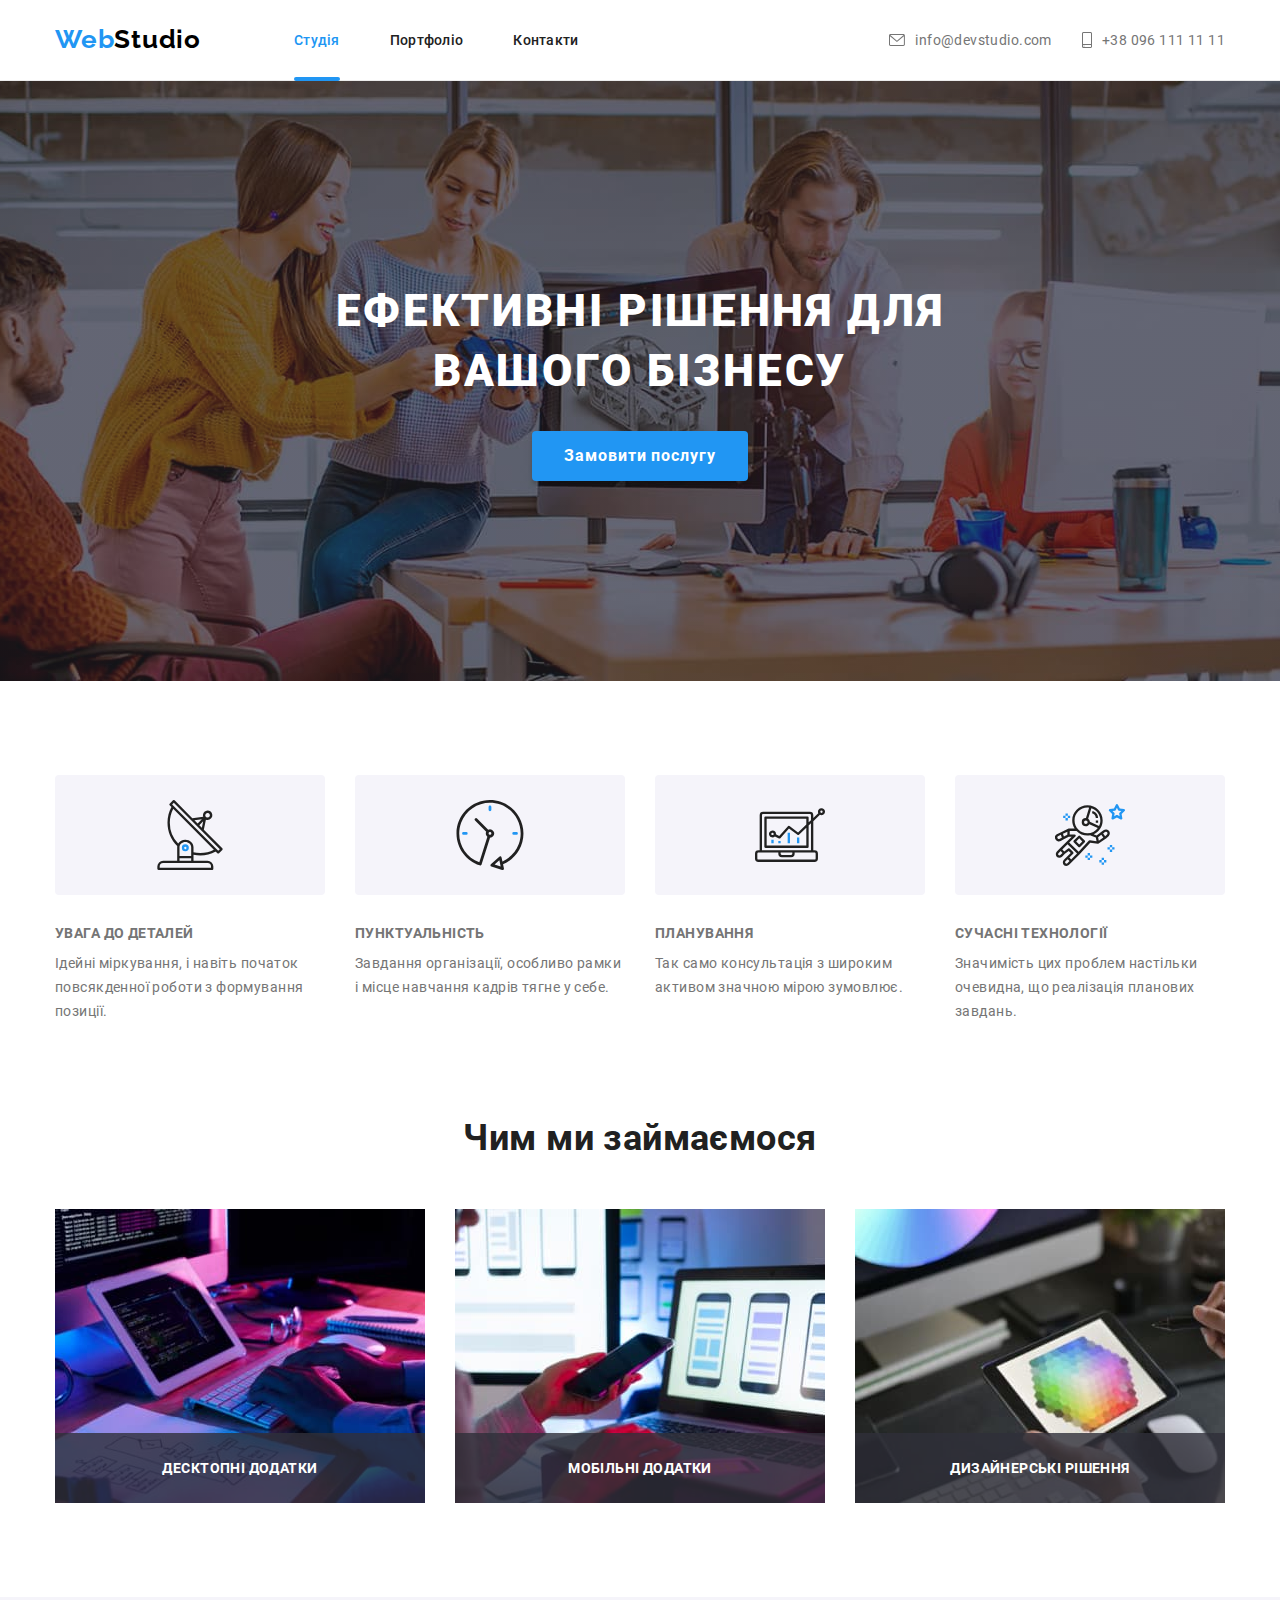
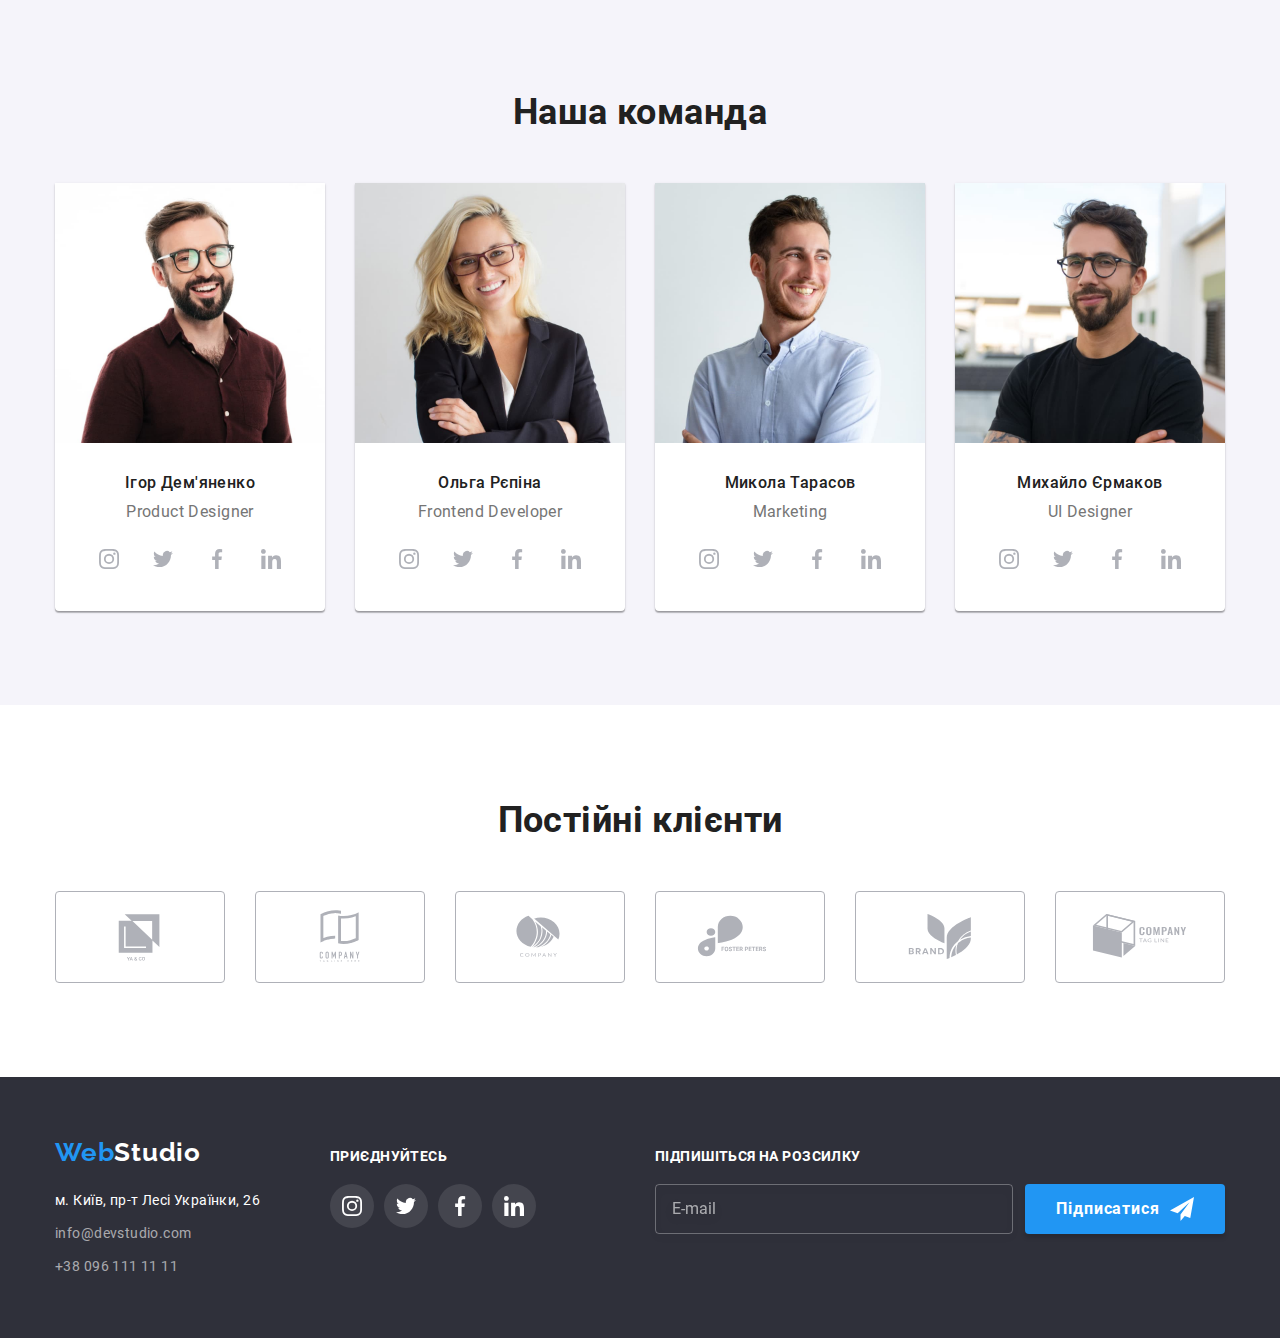
<file: index.html>
<!DOCTYPE html>
<html lang="uk">
  <head>
    <meta charset="UTF-8" />
    <meta http-equiv="X-UA-Compatible" content="IE=edge" />
    <meta name="viewport" content="width=device-width, initial-scale=1.0" />
    <meta name="description" content="Розробимо Вам сайт. Основна інформація" />
    <title>Студія</title>
    <link rel="stylesheet" href="./css/main.min.css" />
  </head>
  <body>
    <header class="header">
      <div class="container header__container">
        <nav class="nav header__nav">
          <a
            href="./index.html"
            class="header__logo logo logo--dark link"
            lang="en"
            ><span class="logo__accent">Web</span>Studio</a
          >
          <ul class="header__nav-list nav-list list">
            <li class="nav-list__item">
              <a
                href="./index.html"
                class="nav-list__link nav-list__link--current link"
                >Студія</a
              >
            </li>
            <li class="nav-list__item">
              <a href="./portfolio.html" class="nav-list__link link"
                >Портфоліо</a
              >
            </li>
            <li class="nav-list__item">
              <a href="#" class="nav-list__link link">Контакти</a>
            </li>
          </ul>
        </nav>
        <ul class="header__contacts-list contacts-list list">
          <li class="contacts-list__item">
            <a
              href="mailto:info@devstudio.com"
              class="contacts-list__link link"
              lang="en"
              ><svg class="contacts-list__icon icons" width="16" height="12">
                <use href="./images/sprite.svg#icon-envelope"></use>
              </svg>
              info@devstudio.com</a
            >
          </li>
          <li class="contacts-list__item">
            <a href="tel:+380961111111" class="contacts-list__link link"
              ><svg class="contacts-list__icon icons" width="10" height="16">
                <use href="./images/sprite.svg#icon-smartphone"></use>
              </svg>
              +38 096 111 11 11</a
            >
          </li>
        </ul>
      </div>
    </header>
    <main>
      <section class="hero">
        <div class="container">
          <h1 class="hero__title">Ефективні рішення для вашого бізнесу</h1>
          <button class="hero__button button" data-modal-open type="button">
            Замовити послугу
          </button>
        </div>
      </section>
      <section class="benefits section">
        <div class="container">
          <h2 class="visually-hidden">Переваги</h2>
          <ul class="advantage-list list">
            <li class="advantage-list__item">
              <div class="advantage-list__container">
                <svg class="advantage-list__icon" width="70" height="70">
                  <use href="./images/sprite.svg#icon-antenna"></use>
                </svg>
              </div>
              <h3 class="advantage-list__title">УВАГА ДО ДЕТАЛЕЙ</h3>
              <p class="advantage-list__text">
                Ідейні міркування, і навіть початок повсякденної роботи з
                формування позиції.
              </p>
            </li>
            <li class="advantage-list__item">
              <div class="advantage-list__container">
                <svg class="advantage-list__icon" width="70" height="70">
                  <use href="./images/sprite.svg#icon-clock"></use>
                </svg>
              </div>
              <h3 class="advantage-list__title">ПУНКТУАЛЬНІСТЬ</h3>
              <p class="advantage-list__text">
                Завдання організації, особливо рамки і місце навчання кадрів
                тягне у себе.
              </p>
            </li>
            <li class="advantage-list__item">
              <div class="advantage-list__container">
                <svg class="advantage-list__icon" width="70" height="70">
                  <use href="./images/sprite.svg#icon-diagram"></use>
                </svg>
              </div>
              <h3 class="advantage-list__title">ПЛАНУВАННЯ</h3>
              <p class="advantage-list__text">
                Так само консультація з широким активом значною мірою зумовлює.
              </p>
            </li>
            <li class="advantage-list__item">
              <div class="advantage-list__container">
                <svg class="advantage-list__icon" width="70" height="70">
                  <use href="./images/sprite.svg#icon-astronaut"></use>
                </svg>
              </div>
              <h3 class="advantage-list__title">СУЧАСНІ ТЕХНОЛОГІЇ</h3>
              <p class="advantage-list__text">
                Значимість цих проблем настільки очевидна, що реалізація
                планових завдань.
              </p>
            </li>
          </ul>
        </div>
      </section>
      <section class="works section">
        <div class="container">
          <h2 class="works__title section-title">Чим ми займаємося</h2>
          <ul class="works-list list">
            <li class="works-list__item">
              <img
                class="works-list__image image-block"
                src="./images/devimg.jpg"
                alt="Розробка"
                width="370"
                height="294"
              />
              <p class="works-list__text">Десктопні додатки</p>
            </li>
            <li class="works-list__item">
              <img
                class="works-list__image image-block"
                src="./images/desimg.jpg"
                alt="Дизайн"
                width="370"
                height="294"
              />
              <p class="works-list__text">Мобільні додатки</p>
            </li>
            <li class="works-list__item">
              <img
                class="works-list__image image-block"
                src="./images/modimg.jpg"
                alt="Моделювання"
                width="370"
                height="294"
              />
              <p class="works-list__text">Дизайнерські рішення</p>
            </li>
          </ul>
        </div>
      </section>
      <section class="teams section">
        <div class="container">
          <h2 class="teams__title section-title">Наша команда</h2>
          <ul class="cards list">
            <li class="cards__item">
              <img
                class="cards__image image-block"
                src="./images/pdimg.jpg"
                alt="Дизайнер"
                width="270"
                height="260"
              />
              <div class="cards__container">
                <h3 class="cards__title">Ігор Дем'яненко</h3>
                <p class="cards__text" lang="en">Product Designer</p>
                <ul class="socials list">
                  <li class="socials__item">
                    <a
                      href=""
                      class="socials__link socials__link--dark"
                      aria-label="instagram"
                    >
                      <svg class="socials__icon icons" width="20" height="20">
                        <use href="./images/sprite.svg#icon-instagram"></use>
                      </svg>
                    </a>
                  </li>
                  <li class="socials__item">
                    <a
                      href=""
                      class="socials__link socials__link--dark"
                      aria-label="twitter"
                    >
                      <svg class="socials__icon icons" width="20" height="20">
                        <use href="./images/sprite.svg#icon-twitter"></use>
                      </svg>
                    </a>
                  </li>
                  <li class="socials__item">
                    <a
                      href=""
                      class="socials__link socials__link--dark"
                      aria-label="facebook"
                    >
                      <svg class="socials__icon icons" width="20" height="20">
                        <use href="./images/sprite.svg#icon-facebook"></use>
                      </svg>
                    </a>
                  </li>
                  <li class="socials__item">
                    <a
                      href=""
                      class="socials__link socials__link--dark"
                      aria-label="linkedin"
                    >
                      <svg class="socials__icon icons" width="20" height="20">
                        <use href="./images/sprite.svg#icon-linkedin"></use>
                      </svg>
                    </a>
                  </li>
                </ul>
              </div>
            </li>
            <li class="cards__item">
              <img
                class="cards__image image-block"
                src="./images/feimg.jpg"
                alt="Фронтенд розробник"
                width="270"
                height="260"
              />
              <div class="cards__container">
                <h3 class="cards__title">Ольга Рєпіна</h3>
                <p class="cards__text" lang="en">Frontend Developer</p>
                <ul class="socials list">
                  <li class="socials__item">
                    <a
                      href=""
                      class="socials__link socials__link--dark"
                      aria-label="instagram"
                    >
                      <svg class="socials__icon icons" width="20" height="20">
                        <use href="./images/sprite.svg#icon-instagram"></use>
                      </svg>
                    </a>
                  </li>
                  <li class="socials__item">
                    <a
                      href=""
                      class="socials__link socials__link--dark"
                      aria-label="twitter"
                    >
                      <svg class="socials__icon icons" width="20" height="20">
                        <use href="./images/sprite.svg#icon-twitter"></use>
                      </svg>
                    </a>
                  </li>
                  <li class="socials__item">
                    <a
                      href=""
                      class="socials__link socials__link--dark"
                      aria-label="facebook"
                    >
                      <svg class="socials__icon icons" width="20" height="20">
                        <use href="./images/sprite.svg#icon-facebook"></use>
                      </svg>
                    </a>
                  </li>
                  <li class="socials__item">
                    <a
                      href=""
                      class="socials__link socials__link--dark"
                      aria-label="linkedin"
                    >
                      <svg class="socials__icon icons" width="20" height="20">
                        <use href="./images/sprite.svg#icon-linkedin"></use>
                      </svg>
                    </a>
                  </li>
                </ul>
              </div>
            </li>
            <li class="cards__item">
              <img
                class="cards__image image-block"
                src="./images/mrkimg.jpg"
                alt="Маркетолог"
                width="270"
                height="260"
              />
              <div class="cards__container">
                <h3 class="cards__title">Микола Тарасов</h3>
                <p class="cards__text" lang="en">Marketing</p>
                <ul class="socials list">
                  <li class="socials__item">
                    <a
                      href=""
                      class="socials__link socials__link--dark"
                      aria-label="instagram"
                    >
                      <svg class="socials__icon icons" width="20" height="20">
                        <use href="./images/sprite.svg#icon-instagram"></use>
                      </svg>
                    </a>
                  </li>
                  <li class="socials__item">
                    <a
                      href=""
                      class="socials__link socials__link--dark"
                      aria-label="twitter"
                    >
                      <svg class="socials__icon icons" width="20" height="20">
                        <use href="./images/sprite.svg#icon-twitter"></use>
                      </svg>
                    </a>
                  </li>
                  <li class="socials__item">
                    <a
                      href=""
                      class="socials__link socials__link--dark"
                      aria-label="facebook"
                    >
                      <svg class="socials__icon icons" width="20" height="20">
                        <use href="./images/sprite.svg#icon-facebook"></use>
                      </svg>
                    </a>
                  </li>
                  <li class="socials__item">
                    <a
                      href=""
                      class="socials__link socials__link--dark"
                      aria-label="linkedin"
                    >
                      <svg class="socials__icon icons" width="20" height="20">
                        <use href="./images/sprite.svg#icon-linkedin"></use>
                      </svg>
                    </a>
                  </li>
                </ul>
              </div>
            </li>
            <li class="cards__item">
              <img
                class="cards__image image-block"
                src="./images/udimg.jpg"
                alt="Дизайнер інтерфейсу"
                width="270"
                height="260"
              />
              <div class="cards__container">
                <h3 class="cards__title">Михайло Єрмаков</h3>
                <p class="cards__text" lang="en">UI Designer</p>
                <ul class="socials list">
                  <li class="socials__item">
                    <a
                      href=""
                      class="socials__link socials__link--dark"
                      aria-label="instagram"
                    >
                      <svg class="socials__icon icons" width="20" height="20">
                        <use href="./images/sprite.svg#icon-instagram"></use>
                      </svg>
                    </a>
                  </li>
                  <li class="socials__item">
                    <a
                      href=""
                      class="socials__link socials__link--dark"
                      aria-label="twitter"
                    >
                      <svg class="socials__icon icons" width="20" height="20">
                        <use href="./images/sprite.svg#icon-twitter"></use>
                      </svg>
                    </a>
                  </li>
                  <li class="socials__item">
                    <a
                      href=""
                      class="socials__link socials__link--dark"
                      aria-label="facebook"
                    >
                      <svg class="socials__icon icons" width="20" height="20">
                        <use href="./images/sprite.svg#icon-facebook"></use>
                      </svg>
                    </a>
                  </li>
                  <li class="socials__item">
                    <a
                      href=""
                      class="socials__link socials__link--dark"
                      aria-label="linkedin"
                    >
                      <svg class="socials__icon icons" width="20" height="20">
                        <use href="./images/sprite.svg#icon-linkedin"></use>
                      </svg>
                    </a>
                  </li>
                </ul>
              </div>
            </li>
          </ul>
        </div>
      </section>
      <section class="clients section">
        <div class="container">
          <h2 class="clients__title section-title">Постійні клієнти</h2>
          <ul class="clients-list list">
            <li class="clients-list__item">
              <a href="" class="clients-list__link">
                <svg class="clients-list__icon icons" width="106" height="60">
                  <use href="./images/sprite.svg#icon-logo-ya"></use>
                </svg>
              </a>
            </li>
            <li class="clients-list__item">
              <a href="" class="clients-list__link link">
                <svg class="clients-list__icon icons" width="106" height="60">
                  <use href="./images/sprite.svg#icon-logo-here"></use>
                </svg>
              </a>
            </li>
            <li class="clients-list__item">
              <a href="" class="clients-list__link link">
                <svg class="clients-list__icon icons" width="106" height="60">
                  <use href="./images/sprite.svg#icon-logo-company"></use>
                </svg>
              </a>
            </li>
            <li class="clients-list__item">
              <a href="" class="clients-list__link link">
                <svg class="clients-list__icon icons" width="106" height="60">
                  <use href="./images/sprite.svg#icon-logo-fooster"></use>
                </svg>
              </a>
            </li>
            <li class="clients-list__item">
              <a href="" class="clients-list__link link">
                <svg class="clients-list__icon icons" width="106" height="60">
                  <use href="./images/sprite.svg#icon-logo-brand"></use>
                </svg>
              </a>
            </li>
            <li class="clients-list__item">
              <a href="" class="clients-list__link link">
                <svg class="clients-list__icon icons" width="106" height="60">
                  <use href="./images/sprite.svg#icon-logo-tagline"></use>
                </svg>
              </a>
            </li>
          </ul>
        </div>
      </section>
    </main>
    <footer class="footer">
      <div class="footer__container container">
        <div class="address-container">
          <a
            href="./index.html"
            class="footer__logo logo logo--light link"
            lang="en"
            ><span class="logo__accent">Web</span>Studio</a
          >
          <address class="address">
            <ul class="address-list list">
              <li class="address-list__item">
                <a
                  href="https://goo.gl/maps/PDugxQ5YmVDt4aWX9"
                  class="address-list__link address-list__link--light footer-links address link"
                  target="_blank"
                  rel="noreferrer noopener nofollow"
                  >м. Київ, пр-т Лесі Українки, 26</a
                >
              </li>
              <li class="address-list__item">
                <a
                  href="mailto:info@devstudio.com"
                  class="address-list__link footer-links link"
                  lang="en"
                  >info@devstudio.com</a
                >
              </li>
              <li class="address-list__item">
                <a
                  href="tel:+380961111111"
                  class="address-list__link footer-links link"
                  >+38 096 111 11 11</a
                >
              </li>
            </ul>
          </address>
        </div>
        <div class="footer__socials-container socials-container">
          <p class="socials-container__text">приєднуйтесь</p>
          <ul class="socials list">
            <li class="socials__item">
              <a
                href=""
                class="socials__link socials__link--light link"
                aria-label="instagram"
              >
                <svg class="socials__icon icons" width="20" height="20">
                  <use href="./images/sprite.svg#icon-instagram"></use>
                </svg>
              </a>
            </li>
            <li class="socials__item">
              <a
                href=""
                class="socials__link socials__link--light link"
                aria-label="twitter"
              >
                <svg class="socials__icon icons" width="20" height="20">
                  <use href="./images/sprite.svg#icon-twitter"></use>
                </svg>
              </a>
            </li>
            <li class="socials__item">
              <a
                href=""
                class="socials__link socials__link--light link"
                aria-label="facebook"
              >
                <svg class="socials__icon icons" width="20" height="20">
                  <use href="./images/sprite.svg#icon-facebook"></use>
                </svg>
              </a>
            </li>
            <li class="socials__item">
              <a
                href=""
                class="socials__link socials__link--light link"
                aria-label="linkedin"
              >
                <svg class="socials__icon icons" width="20" height="20">
                  <use href="./images/sprite.svg#icon-linkedin"></use>
                </svg>
              </a>
            </li>
          </ul>
        </div>
        <form class="footer-form" name="signup-form" autocomplete="off">
          <label class="footer-form__label">
            <span class="footer-form__text">Підпишіться на розсилку</span>
            <input
              class="footer-form__input"
              type="email"
              name="email"
              placeholder="E-mail"
            />
          </label>
          <button class="footer-form__button button" type="submit">
            Підписатися
            <svg class="footer-form__icon icons" width="24" height="24">
              <use href="./images/sprite.svg#icon-send"></use>
            </svg>
          </button>
        </form>
      </div>
    </footer>
    <div class="backdrop is-hidden" data-modal>
      <div class="modal">
        <button class="close-btn" data-modal-close type="button">
          <svg class="close-btn__icon" width="18" height="18">
            <use href="./images/sprite.svg#icon-close"></use>
          </svg>
        </button>
        <p class="modal__text">Залиште свої дані, ми вам передзвонимо</p>
        <form class="form" name="data-form" autocomplete="off">
          <label class="form__label">
            <span class="form__text">Ім'я</span>
            <span class="form__container">
              <input
                class="form__input"
                type="text"
                name="user-name"
                required
              />
              <svg class="form__icon" width="18" height="18">
                <use href="./images/sprite.svg#icon-person"></use>
              </svg>
            </span>
          </label>
          <label class="form__label">
            <span class="form__text">Телефон</span>
            <span class="form__container">
              <input class="form__input" type="tel" name="tel" />
              <svg class="form__icon" width="18" height="18">
                <use href="./images/sprite.svg#icon-phone"></use>
              </svg>
            </span>
          </label>
          <label class="form__label">
            <span class="form__text">Пошта</span>
            <span class="form__container">
              <input class="form__input" type="email" name="email" required />
              <svg class="form__icon" width="18" height="18">
                <use href="./images/sprite.svg#icon-email"></use>
              </svg>
            </span>
          </label>
          <label class="form__label">
            <span class="form__text">Коментар</span>
            <textarea
              class="form__textarea"
              name="feedback"
              placeholder="Введіть текст"
            ></textarea>
          </label>
          <label class="form__checkbox-label checkbox-label">
            <input
              class="checkbox-label__input"
              type="checkbox"
              name="policy"
              value="policy-agreement"
              required
            />
            <svg class="checkbox-label__icon" width="16" height="15">
              <use href="./images/sprite.svg#icon-check"></use>
            </svg>
            <span class="checkbox-label__text"
              >Погоджуюся з розсилкою та приймаю
              <a href="#" class="checkbox-label__link link"
                >Умови договору</a
              ></span
            >
          </label>
          <button class="form__button button" type="submit">Відправити</button>
        </form>
      </div>
    </div>
    <script src="./js/modal.js"></script>
  </body>
</html>
</file>
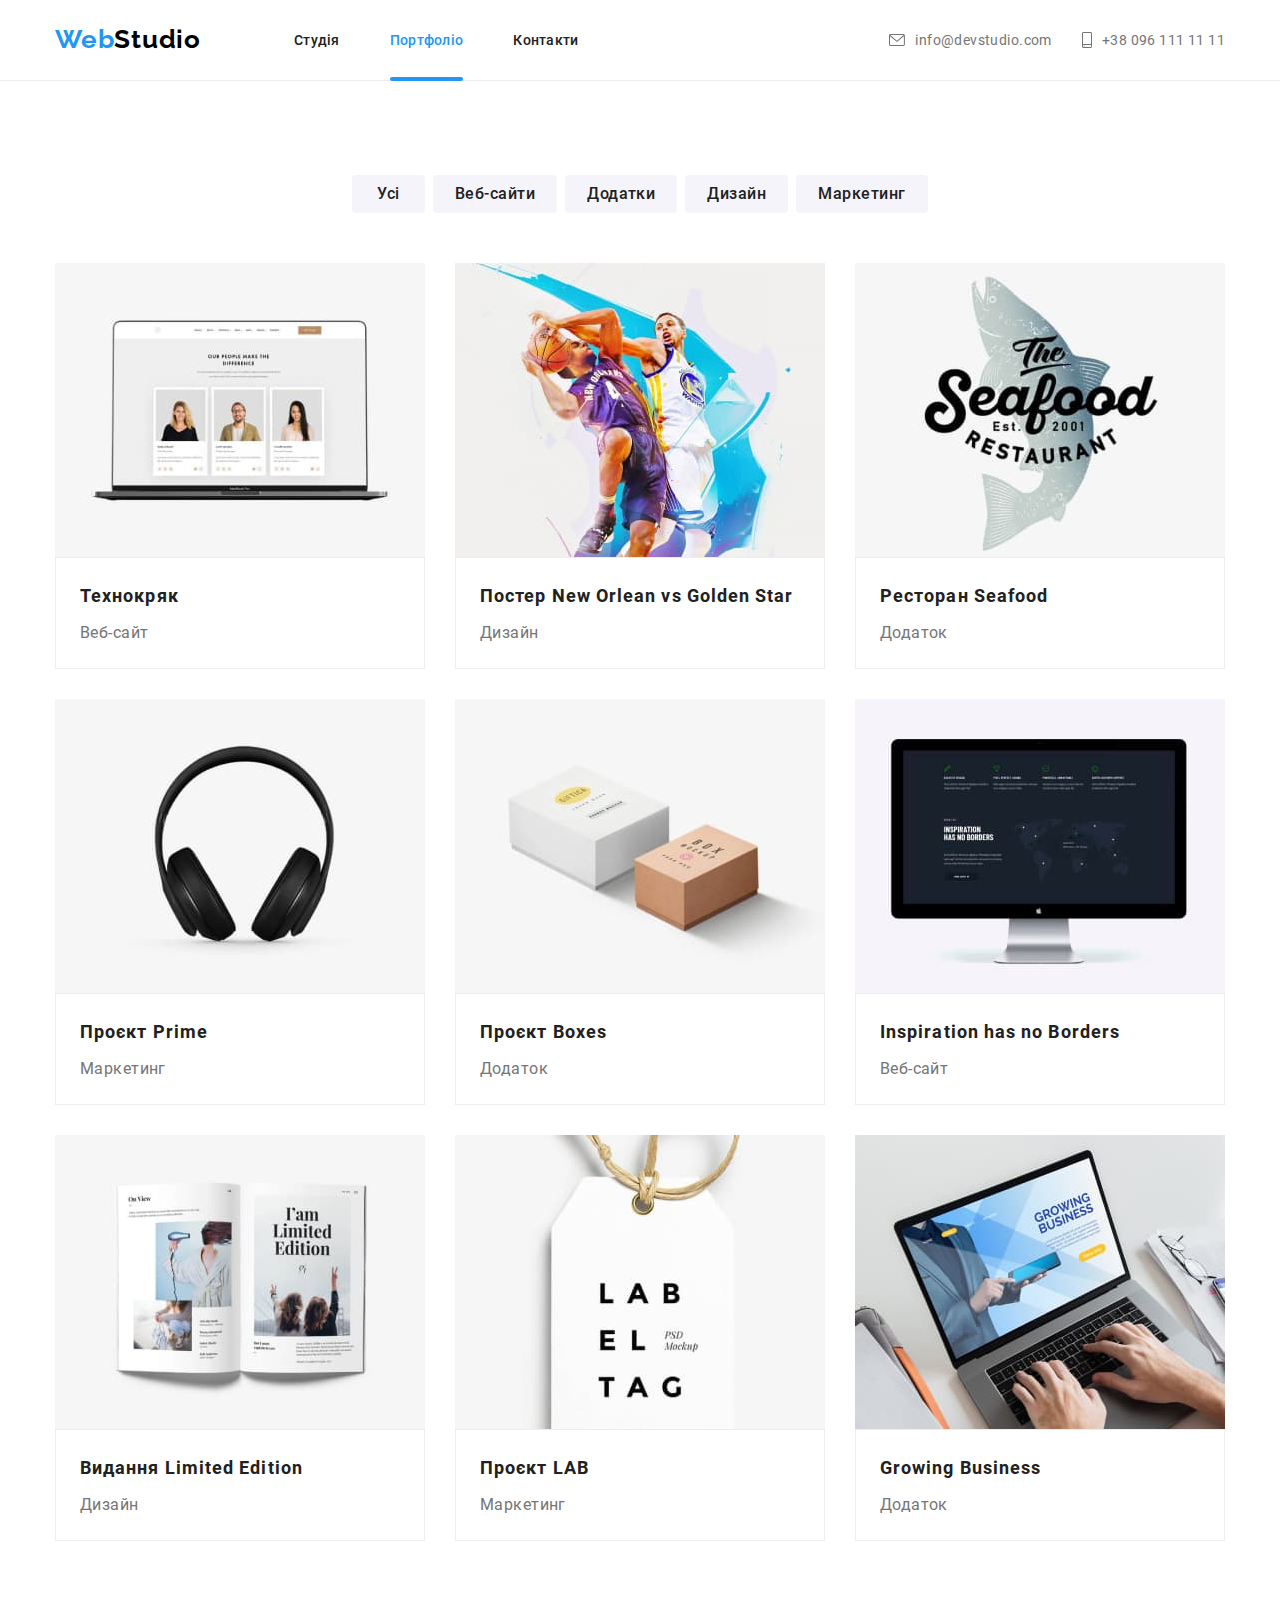
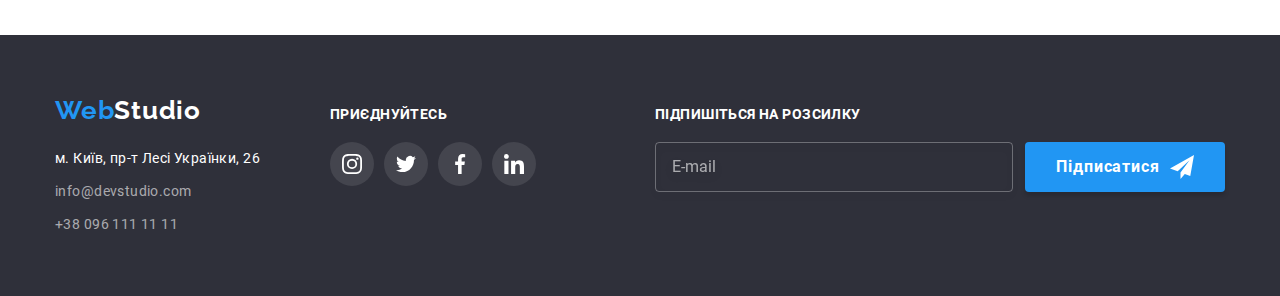
<file: portfolio.html>
<!DOCTYPE html>
<html lang="uk">
  <head>
    <meta charset="UTF-8" />
    <meta http-equiv="X-UA-Compatible" content="IE=edge" />
    <meta name="viewport" content="width=device-width, initial-scale=1.0" />
    <meta name="description" content="Разработаем Ваш сайт. Наші работи" />
    <title>Портфоліо</title>
    <link rel="stylesheet" href="./css/main.min.css" />
  </head>
  <body>
    <header class="header">
      <div class="container header__container">
        <nav class="nav header__nav">
          <a
            href="./index.html"
            class="header__logo logo logo--dark link"
            lang="en"
            ><span class="logo__accent">Web</span>Studio</a
          >
          <ul class="header__nav-list nav-list list">
            <li class="nav-list__item">
              <a href="./index.html" class="nav-list__link link">Студія</a>
            </li>
            <li class="nav-list__item">
              <a
                href="./portfolio.html"
                class="nav-list__link nav-list__link--current link"
                >Портфоліо</a
              >
            </li>
            <li class="nav-list__item">
              <a href="#" class="nav-list__link link">Контакти</a>
            </li>
          </ul>
        </nav>
        <ul class="header__contacts-list contacts-list list">
          <li class="contacts-list__item">
            <a
              href="mailto:info@devstudio.com"
              class="contacts-list__link link"
              lang="en"
              ><svg class="contacts-list__icon icons" width="16" height="12">
                <use href="./images/sprite.svg#icon-envelope"></use>
              </svg>
              info@devstudio.com</a
            >
          </li>
          <li class="contacts-list__item">
            <a href="tel:+380961111111" class="contacts-list__link link"
              ><svg class="contacts-list__icon icons" width="10" height="16">
                <use href="./images/sprite.svg#icon-smartphone"></use>
              </svg>
              +38 096 111 11 11</a
            >
          </li>
        </ul>
      </div>
    </header>
    <main>
      <section class="portfolio section">
        <div class="container">
          <h1 class="visually-hidden">Портфоліо</h1>
          <ul class="filter list">
            <li class="filter__item">
              <button class="filter__button button" type="button">Усі</button>
            </li>
            <li class="filter__item">
              <button class="filter__button button" type="button">
                Веб-сайти
              </button>
            </li>
            <li class="filter__item">
              <button class="filter__button button" type="button">
                Додатки
              </button>
            </li>
            <li class="filter__item">
              <button class="filter__button button" type="button">
                Дизайн
              </button>
            </li>
            <li class="filter__item">
              <button class="filter__button button" type="button">
                Маркетинг
              </button>
            </li>
          </ul>
          <ul class="products list">
            <li class="products__item">
              <a href="#" class="products__link link">
                <div class="products__thumb thumb">
                  <img
                    class="products__image image-block"
                    src="./images/criak-img.jpg"
                    alt="Веб-сайт"
                    width="370"
                    height="294"
                  />
                  <p class="thumb__text">
                    Ресурс пропонує комплексні пропозиції з різним рівнем
                    функціоналу та сервісів. Все це дозволить відвідувачу
                    отримати вичерпні відомості про компанію чи приватну особу.
                  </p>
                </div>
                <div class="products__container">
                  <h2 class="products__title">Технокряк</h2>
                  <p class="products__text">Веб-сайт</p>
                </div>
              </a>
            </li>
            <li class="products__item">
              <a href="#" class="products__link link">
                <div class="products__thumb thumb">
                  <img
                    class="products__image image-block"
                    src="./images/poster-img.jpg"
                    alt="Постер"
                    width="370"
                    height="294"
                  />
                  <p class="thumb__text">
                    Ресурс пропонує комплексні пропозиції з різним рівнем
                    функціоналу та сервісів. Все це дозволить відвідувачу
                    отримати вичерпні відомості про компанію чи приватну особу.
                  </p>
                </div>
                <div class="products__container">
                  <h2 class="products__title">
                    Постер <span lang="en">New Orlean vs Golden Star</span>
                  </h2>
                  <p class="products__text">Дизайн</p>
                </div>
              </a>
            </li>
            <li class="products__item">
              <a href="#" class="products__link link">
                <div class="products__thumb thumb">
                  <img
                    class="products__image image-block"
                    src="./images/shark-img.jpg"
                    alt="Ресторан"
                    width="370"
                    height="294"
                  />
                  <p class="thumb__text">
                    Ресурс пропонує комплексні пропозиції з різним рівнем
                    функціоналу та сервісів. Все це дозволить відвідувачу
                    отримати вичерпні відомості про компанію чи приватну особу.
                  </p>
                </div>
                <div class="products__container">
                  <h2 class="products__title">
                    Ресторан <span lang="en">Seafood</span>
                  </h2>
                  <p class="products__text">Додаток</p>
                </div>
              </a>
            </li>
            <li class="products__item">
              <a href="#" class="products__link link">
                <div class="products__thumb thumb">
                  <img
                    class="products__image image-block"
                    src="./images/headphones-img.jpg"
                    alt="Навушники"
                    width="370"
                    height="294"
                  />
                  <p class="thumb__text">
                    Ресурс пропонує комплексні пропозиції з різним рівнем
                    функціоналу та сервісів. Все це дозволить відвідувачу
                    отримати вичерпні відомості про компанію чи приватну особу.
                  </p>
                </div>
                <div class="products__container">
                  <h2 class="products__title">
                    Проєкт <span lang="en">Prime</span>
                  </h2>
                  <p class="products__text">Маркетинг</p>
                </div>
              </a>
            </li>
            <li class="products__item">
              <a href="#" class="products__link link">
                <div class="products__thumb thumb">
                  <img
                    class="products__image image-block"
                    src="./images/boxes-img.jpg"
                    alt="Коробки"
                    width="370"
                    height="294"
                  />
                  <p class="thumb__text">
                    Ресурс пропонує комплексні пропозиції з різним рівнем
                    функціоналу та сервісів. Все це дозволить відвідувачу
                    отримати вичерпні відомості про компанію чи приватну особу.
                  </p>
                </div>
                <div class="products__container">
                  <h2 class="products__title">
                    Проєкт <span lang="en">Boxes</span>
                  </h2>
                  <p class="products__text">Додаток</p>
                </div>
              </a>
            </li>
            <li class="products__item">
              <a href="#" class="products__link link">
                <div class="products__thumb thumb">
                  <img
                    class="products__image image-block"
                    src="./images/mac-img.jpg"
                    alt="Веб-сайт"
                    width="370"
                    height="294"
                  />
                  <p class="thumb__text">
                    Ресурс пропонує комплексні пропозиції з різним рівнем
                    функціоналу та сервісів. Все це дозволить відвідувачу
                    отримати вичерпні відомості про компанію чи приватну особу.
                  </p>
                </div>
                <div class="products__container">
                  <h2 class="products__title" lang="en">
                    Inspiration has no Borders
                  </h2>
                  <p class="products__text">Веб-сайт</p>
                </div>
              </a>
            </li>
            <li class="products__item">
              <a href="#" class="products__link link">
                <div class="products__thumb thumb">
                  <img
                    class="products__image image-block"
                    src="./images/book-img.jpg"
                    alt="Книжка"
                    width="370"
                    height="294"
                  />
                  <p class="thumb__text">
                    Ресурс пропонує комплексні пропозиції з різним рівнем
                    функціоналу та сервісів. Все це дозволить відвідувачу
                    отримати вичерпні відомості про компанію чи приватну особу.
                  </p>
                </div>
                <div class="products__container">
                  <h2 class="products__title">
                    Видання <span lang="en">Limited Edition</span>
                  </h2>
                  <p class="products__text">Дизайн</p>
                </div>
              </a>
            </li>
            <li class="products__item">
              <a href="#" class="products__link link">
                <div class="products__thumb thumb">
                  <img
                    class="products__image image-block"
                    src="./images/lab-img.jpg"
                    alt="Стікер"
                    width="370"
                    height="294"
                  />
                  <p class="thumb__text">
                    Ресурс пропонує комплексні пропозиції з різним рівнем
                    функціоналу та сервісів. Все це дозволить відвідувачу
                    отримати вичерпні відомості про компанію чи приватну особу.
                  </p>
                </div>
                <div class="products__container">
                  <h2 class="products__title">
                    Проєкт <span lang="en">LAB</span>
                  </h2>
                  <p class="products__text">Маркетинг</p>
                </div>
              </a>
            </li>
            <li class="products__item">
              <a href="#" class="products__link link">
                <div class="products__thumb thumb">
                  <img
                    class="products__image image-block"
                    src="./images/macbook-img.jpg"
                    alt="Компʼютер"
                    width="370"
                    height="294"
                  />
                  <p class="thumb__text">
                    Ресурс пропонує комплексні пропозиції з різним рівнем
                    функціоналу та сервісів. Все це дозволить відвідувачу
                    отримати вичерпні відомості про компанію чи приватну особу.
                  </p>
                </div>
                <div class="products__container">
                  <h2 class="products__title" lang="en">Growing Business</h2>
                  <p class="products__text">Додаток</p>
                </div>
              </a>
            </li>
          </ul>
        </div>
      </section>
    </main>
    <footer class="footer">
      <div class="footer__container container">
        <div class="address-container">
          <a
            href="./index.html"
            class="footer__logo logo logo--light link"
            lang="en"
            ><span class="logo__accent">Web</span>Studio</a
          >
          <address class="address">
            <ul class="address-list list">
              <li class="address-list__item">
                <a
                  href="https://goo.gl/maps/PDugxQ5YmVDt4aWX9"
                  class="address-list__link address-list__link--light footer-links address link"
                  target="_blank"
                  rel="noreferrer noopener nofollow"
                  >м. Київ, пр-т Лесі Українки, 26</a
                >
              </li>
              <li class="address-list__item">
                <a
                  href="mailto:info@devstudio.com"
                  class="address-list__link footer-links link"
                  lang="en"
                  >info@devstudio.com</a
                >
              </li>
              <li class="address-list__item">
                <a
                  href="tel:+380961111111"
                  class="address-list__link footer-links link"
                  >+38 096 111 11 11</a
                >
              </li>
            </ul>
          </address>
        </div>
        <div class="footer__socials-container socials-container">
          <p class="socials-container__text">приєднуйтесь</p>
          <ul class="socials list">
            <li class="socials__item">
              <a
                href=""
                class="socials__link socials__link--light link"
                aria-label="instagram"
              >
                <svg class="socials__icon icons" width="20" height="20">
                  <use href="./images/sprite.svg#icon-instagram"></use>
                </svg>
              </a>
            </li>
            <li class="socials__item">
              <a
                href=""
                class="socials__link socials__link--light link"
                aria-label="twitter"
              >
                <svg class="socials__icon icons" width="20" height="20">
                  <use href="./images/sprite.svg#icon-twitter"></use>
                </svg>
              </a>
            </li>
            <li class="socials__item">
              <a
                href=""
                class="socials__link socials__link--light link"
                aria-label="facebook"
              >
                <svg class="socials__icon icons" width="20" height="20">
                  <use href="./images/sprite.svg#icon-facebook"></use>
                </svg>
              </a>
            </li>
            <li class="socials__item">
              <a
                href=""
                class="socials__link socials__link--light link"
                aria-label="linkedin"
              >
                <svg class="socials__icon icons" width="20" height="20">
                  <use href="./images/sprite.svg#icon-linkedin"></use>
                </svg>
              </a>
            </li>
          </ul>
        </div>
        <form class="footer-form" name="signup-form" autocomplete="off">
          <label class="footer-form__label">
            <span class="footer-form__text">Підпишіться на розсилку</span>
            <input
              class="footer-form__input"
              type="email"
              name="email"
              placeholder="E-mail"
            />
          </label>
          <button class="footer-form__button button" type="submit">
            Підписатися
            <svg class="footer-form__icon icons" width="24" height="24">
              <use href="./images/sprite.svg#icon-send"></use>
            </svg>
          </button>
        </form>
      </div>
    </footer>
  </body>
</html>
</file>
<file: css/main.min.css>
@font-face{font-family:"Raleway";font-style:normal;font-weight:400;src:url("../fonts/raleway-v28-latin_cyrillic-ext_cyrillic-regular.eot");src:local(""),url("../fonts/raleway-v28-latin_cyrillic-ext_cyrillic-regular.eot?#iefix") format("embedded-opentype"),url("../fonts/raleway-v28-latin_cyrillic-ext_cyrillic-regular.woff2") format("woff2"),url("../fonts/raleway-v28-latin_cyrillic-ext_cyrillic-regular.woff") format("woff"),url("../fonts/raleway-v28-latin_cyrillic-ext_cyrillic-regular.ttf") format("truetype"),url("../fonts/raleway-v28-latin_cyrillic-ext_cyrillic-regular.svg#Raleway") format("svg")}@font-face{font-family:"Raleway";font-style:normal;font-weight:700;src:url("../fonts/raleway-v28-latin_cyrillic-ext_cyrillic-700.eot");src:local(""),url("../fonts/raleway-v28-latin_cyrillic-ext_cyrillic-700.eot?#iefix") format("embedded-opentype"),url("../fonts/raleway-v28-latin_cyrillic-ext_cyrillic-700.woff2") format("woff2"),url("../fonts/raleway-v28-latin_cyrillic-ext_cyrillic-700.woff") format("woff"),url("../fonts/raleway-v28-latin_cyrillic-ext_cyrillic-700.ttf") format("truetype"),url("../fonts/raleway-v28-latin_cyrillic-ext_cyrillic-700.svg#Raleway") format("svg")}@font-face{font-family:"Roboto";font-style:normal;font-weight:400;src:url("../fonts/roboto-v30-latin_cyrillic-regular.eot");src:local(""),url("../fonts/roboto-v30-latin_cyrillic-regular.eot?#iefix") format("embedded-opentype"),url("../fonts/roboto-v30-latin_cyrillic-regular.woff2") format("woff2"),url("../fonts/roboto-v30-latin_cyrillic-regular.woff") format("woff"),url("../fonts/roboto-v30-latin_cyrillic-regular.ttf") format("truetype"),url("../fonts/roboto-v30-latin_cyrillic-regular.svg#Roboto") format("svg")}@font-face{font-family:"Roboto";font-style:normal;font-weight:500;src:url("../fonts/roboto-v30-latin_cyrillic-500.eot");src:local(""),url("../fonts/roboto-v30-latin_cyrillic-500.eot?#iefix") format("embedded-opentype"),url("../fonts/roboto-v30-latin_cyrillic-500.woff2") format("woff2"),url("../fonts/roboto-v30-latin_cyrillic-500.woff") format("woff"),url("../fonts/roboto-v30-latin_cyrillic-500.ttf") format("truetype"),url("../fonts/roboto-v30-latin_cyrillic-500.svg#Roboto") format("svg")}@font-face{font-family:"Roboto";font-style:normal;font-weight:700;src:url("../fonts/roboto-v30-latin_cyrillic-700.eot");src:local(""),url("../fonts/roboto-v30-latin_cyrillic-700.eot?#iefix") format("embedded-opentype"),url("../fonts/roboto-v30-latin_cyrillic-700.woff2") format("woff2"),url("../fonts/roboto-v30-latin_cyrillic-700.woff") format("woff"),url("../fonts/roboto-v30-latin_cyrillic-700.ttf") format("truetype"),url("../fonts/roboto-v30-latin_cyrillic-700.svg#Roboto") format("svg")}@font-face{font-family:"Roboto";font-style:normal;font-weight:900;src:url("../fonts/roboto-v30-latin_cyrillic-900.eot");src:local(""),url("../fonts/roboto-v30-latin_cyrillic-900.eot?#iefix") format("embedded-opentype"),url("../fonts/roboto-v30-latin_cyrillic-900.woff2") format("woff2"),url("../fonts/roboto-v30-latin_cyrillic-900.woff") format("woff"),url("../fonts/roboto-v30-latin_cyrillic-900.ttf") format("truetype"),url("../fonts/roboto-v30-latin_cyrillic-900.svg#Roboto") format("svg")}/*! modern-normalize v1.1.0 | MIT License | https://github.com/sindresorhus/modern-normalize */*,::after,::before{box-sizing:border-box}html{-moz-tab-size:4;-o-tab-size:4;tab-size:4}html{line-height:1.15;-webkit-text-size-adjust:100%}body{margin:0}body{font-family:system-ui,-apple-system,"Segoe UI",Roboto,Helvetica,Arial,sans-serif,"Apple Color Emoji","Segoe UI Emoji"}hr{height:0;color:inherit}abbr[title]{-webkit-text-decoration:underline dotted;text-decoration:underline dotted}b,strong{font-weight:bolder}code,kbd,pre,samp{font-family:ui-monospace,SFMono-Regular,Consolas,"Liberation Mono",Menlo,monospace;font-size:1em}small{font-size:80%}sub,sup{font-size:75%;line-height:0;position:relative;vertical-align:baseline}sub{bottom:-0.25em}sup{top:-0.5em}table{text-indent:0;border-color:inherit}button,input,optgroup,select,textarea{font-family:inherit;font-size:100%;line-height:1.15;margin:0}button,select{text-transform:none}[type=button],[type=reset],[type=submit],button{-webkit-appearance:button}::-moz-focus-inner{border-style:none;padding:0}:-moz-focusring{outline:1px dotted ButtonText}:-moz-ui-invalid{box-shadow:none}legend{padding:0}progress{vertical-align:baseline}::-webkit-inner-spin-button,::-webkit-outer-spin-button{height:auto}[type=search]{-webkit-appearance:textfield;outline-offset:-2px}::-webkit-search-decoration{-webkit-appearance:none}::-webkit-file-upload-button{-webkit-appearance:button;font:inherit}summary{display:list-item}.hero__title,.hero,.form__button,.container{margin-left:auto;margin-right:auto}.footer-form__button,.clients-list__link,.advantage-list__container,.form__checkbox-label,.socials__link,.close-btn{display:flex;justify-content:center;align-items:center}.visually-hidden{position:absolute;white-space:nowrap;width:1px;height:1px;overflow:hidden;border:0;padding:0;clip:rect(0 0 0 0);-webkit-clip-path:inset(50%);clip-path:inset(50%);margin:-1px}p,h1,h2,h3,h4,h5,h6{margin:0}ul{margin:0;padding-left:0}.image-block{display:block;max-width:100%;height:auto}.list{list-style:none}.link{text-decoration:none}.address{font-style:normal}body{font-family:"Roboto",sans-serif;font-size:14px;letter-spacing:.03em;color:#757575;background-color:#fff}.container{width:1200px;padding-left:15px;padding-right:15px}.section{padding:94px 0}.icons{fill:currentColor}.section-title{margin-bottom:50px;font-size:36px;line-height:1.1666666667;text-align:center;color:#212121}.logo{font-family:"Raleway",sans-serif;font-weight:700;font-size:26px;line-height:1.1923076923;letter-spacing:.03em}.logo--dark{color:#000}.logo--light{color:#fff}.logo__accent{color:#2196f3}.button{padding:0;border:none;border-radius:4px;font-family:inherit;font-weight:700;font-size:16px;line-height:1.875;letter-spacing:.06em;background-color:#2196f3;color:#fff;cursor:pointer}.close-btn{position:absolute;top:8px;right:8px;width:30px;height:30px;padding:0;border:1px solid rgba(0,0,0,.1);border-radius:50%;background-color:rgba(0,0,0,0);cursor:pointer;transition:fill 250ms cubic-bezier(0.4, 0, 0.2, 1)}.close-btn:hover,.close-btn:focus{fill:#2196f3}.socials{display:flex;justify-content:center;gap:10px}.socials__item{width:44px;height:44px}.socials__link{transition:background-color 250ms cubic-bezier(0.4, 0, 0.2, 1);width:100%;height:100%;border-radius:50%}.socials__link:hover,.socials__link:focus{background-color:#2196f3}.socials__icon{transition:fill 250ms cubic-bezier(0.4, 0, 0.2, 1)}.socials__link:hover .socials__icon,.socials__link:focus .socials__icon{fill:#fff}.socials__link--dark{color:#afb1b8}.socials__link--light{color:#fff;background-color:rgba(255,255,255,.1)}.socials__link--light:hover,.socials__link--light:focus{background-color:#2196f3}.backdrop{position:fixed;top:0;left:0;width:100vw;height:100vh;transform:scaleX(1);opacity:1;transition:opacity 250ms cubic-bezier(0.4, 0, 0.2, 1),transform 250ms cubic-bezier(0.4, 0, 0.2, 1),visibility 250ms cubic-bezier(0.4, 0, 0.2, 1);background-color:rgba(0,0,0,.2)}.is-hidden{visibility:hidden;transform:scaleX(0);opacity:0;pointer-events:none}.modal{padding:40px;position:absolute;top:50%;left:50%;width:528px;height:581px;transform:translate(-50%, -50%);transition:transform 250ms cubic-bezier(0.4, 0, 0.2, 1);background-color:#fff;box-shadow:0px 1px 3px rgba(0,0,0,.12),0px 1px 1px rgba(0,0,0,.14),0px 2px 1px rgba(0,0,0,.2);border-radius:4px}.backdrop.is-hidden .modal{transform:translate(-50%, 100%)}.modal__text{margin-bottom:12px;font-weight:700;font-size:20px;line-height:1.15;text-align:center;color:#212121}.form__label{display:block}.form__label:nth-child(-n+3){margin-bottom:10px}.form__label:nth-child(4){margin-bottom:17px}.form__container{display:block;position:relative}.form__text{display:block;margin-bottom:4px;font-size:12px;line-height:1.1666666667;letter-spacing:.01em}.form__input,.form__textarea{display:block;outline:none;color:#212121}.form__input{width:100%;padding:11px 12px;padding-left:42px;border:1px solid rgba(33,33,33,.2);border-radius:4px;transition:border-color 250ms cubic-bezier(0.4, 0, 0.2, 1)}.form__label:focus-within .form__input:nth-child(-n+3){border-color:#2196f3}.form__icon{position:absolute;top:50%;left:12px;transform:translateY(-50%);fill:#212121;transition:fill 250ms cubic-bezier(0.4, 0, 0.2, 1)}.form__label:focus-within .form__icon{fill:#2196f3}.form__textarea{resize:none;width:448px;min-height:120px;padding:12px 16px;border:1px solid rgba(33,33,33,.2);border-radius:4px;transition:border-color 250ms cubic-bezier(0.4, 0, 0.2, 1)}.form__label:focus-within .form__textarea{border-color:#2196f3}.form__textarea::-moz-placeholder{font-size:12px;line-height:1.1666666667;letter-spacing:.01em;font-size:12px;line-height:1.1666666667;letter-spacing:.01em;color:rgba(117,117,117,.5)}.form__textarea:-ms-input-placeholder{font-size:12px;line-height:1.1666666667;letter-spacing:.01em;font-size:12px;line-height:1.1666666667;letter-spacing:.01em;color:rgba(117,117,117,.5)}.form__textarea::placeholder{font-size:12px;line-height:1.1666666667;letter-spacing:.01em;font-size:12px;line-height:1.1666666667;letter-spacing:.01em;color:rgba(117,117,117,.5)}.form__checkbox-label{gap:8.38px;margin-bottom:30px}.checkbox-label__text{margin-bottom:0;font-size:14px;line-height:1.7142857143;letter-spacing:.03em}.checkbox-label__input{position:absolute;white-space:nowrap;width:1px;height:1px;overflow:hidden;border:0;padding:0;clip:rect(0 0 0 0);-webkit-clip-path:inset(50%);clip-path:inset(50%);margin:-1px}.checkbox-label__icon{border:2px solid #212121;border-radius:2px;fill:rgba(0,0,0,0);transition:fill 250ms cubic-bezier(0.4, 0, 0.2, 1),border-color 250ms cubic-bezier(0.4, 0, 0.2, 1),background-color 250ms cubic-bezier(0.4, 0, 0.2, 1)}.checkbox-label__input:checked+.checkbox-label__icon{fill:#fff;border-color:rgba(0,0,0,0);background-color:#2196f3}.checkbox-label__input:checked+.checkbox-label__icon{fill:#fff;border-color:rgba(0,0,0,0);background-color:#2196f3}.checkbox-label__input:focus+.checkbox-label__icon{outline:1px solid #2196f3}.checkbox-label__link{color:#2196f3;text-decoration:underline;text-underline-offset:3px}.form__button{display:block;min-width:200px;height:50px;box-shadow:0px 4px 4px rgba(0,0,0,.15);transition:background-color 250ms cubic-bezier(0.4, 0, 0.2, 1),box-shadow 250ms cubic-bezier(0.4, 0, 0.2, 1)}.form__button:hover,.form__button:focus{background-color:#188ce8;box-shadow:0px 4px 4px rgba(0,0,0,.15);box-shadow:none}.header{border-bottom:1px solid #ececec}.header__container{display:flex;align-items:center}.header__nav{display:flex;align-items:center}.header__logo{padding-top:24px;padding-bottom:25px}.header__nav-list{display:flex;align-items:center;margin-left:93px;gap:50px}.nav-list__link{display:block;padding:32px 0;font-weight:500;font-size:14px;line-height:1.1428571429;letter-spacing:.02em;transition:color 250ms cubic-bezier(0.4, 0, 0.2, 1);position:relative;color:#212121}.nav-list__link:hover,.nav-list__link:focus{color:#2196f3}.nav-list__link::after{content:"";position:absolute;left:0;transform:scaleX(0);bottom:-1px;width:100%;height:4px;border-radius:2px;background-color:#2196f3;transition:transform 250ms cubic-bezier(0.4, 0, 0.2, 1)}.nav-list__link:hover::after,.nav-list__link:focus::after{transform:scaleX(1)}.nav-list__link--current{color:#2196f3}.nav-list__link--current::after{content:"";position:absolute;left:0;bottom:-1px;transform:scaleX(1);width:100%;height:4px;border-radius:2px;background-color:#2196f3}.header__contacts-list{display:flex;margin-left:auto;align-items:center;gap:30px}.contacts-list__link{display:flex;align-items:center;color:currentColor;transition:color 250ms cubic-bezier(0.4, 0, 0.2, 1)}.contacts-list__link:hover,.contacts-list__link:focus{color:#2196f3}.contacts-list__link:hover .contacts-list__icon,.contacts-list__link:focus .contacts-list__icon{fill:currentColor}.contacts-list__icon{margin-right:10px}.hero{max-width:1600px;height:600px;padding:200px 0;background-image:linear-gradient(rgba(47, 48, 58, 0.4), rgba(47, 48, 58, 0.4)),url(../images/hero-bg.jpg);background-position:center;background-repeat:no-repeat;background-color:#2f303a;text-align:center}.hero__title{max-width:696px;margin-bottom:30px;font-weight:900;font-size:44px;line-height:1.3636363636;letter-spacing:.06em;text-transform:uppercase;color:#fff}.hero__button{min-width:216px;height:50px;box-shadow:0px 4px 4px rgba(0,0,0,.15);transition:background-color 250ms cubic-bezier(0.4, 0, 0.2, 1)}.hero__button:hover,.hero__button:focus{background-color:#188ce8}.advantage-list{display:flex;gap:30px}.advantage-list__item{width:calc((100% - 90px)/4)}.advantage-list__container{width:100%;height:120px;margin-bottom:30px;background-color:#f5f4fa;border-radius:4px}.advantage-list__title{margin-bottom:10px;font-size:14px;line-height:1.1428571429}.advantage-list__text{line-height:1.7142857143}.works{padding-top:0}.works-list{display:flex;gap:30px}.works-list__item{position:relative;width:calc((100% - 60px)/3)}.works-list__text{position:absolute;width:100%;bottom:0;padding:27px 0;text-align:center;font-weight:700;font-size:14px;line-height:1.1428571429;text-transform:uppercase;color:#fff;background-color:rgba(47,48,58,.8)}.teams{background-color:#f5f4fa}.cards{display:flex;margin-left:-30px}.cards__item{width:calc((100% - 90px)/4);margin-left:30px;background-color:#fff;box-shadow:0px 1px 3px rgba(0,0,0,.12),0px 1px 1px rgba(0,0,0,.14),0px 2px 1px rgba(0,0,0,.2);border-radius:0px 0px 4px 4px}.cards__container{padding:30px 0;text-align:center}.cards__title{margin-bottom:10px;font-weight:500;font-size:16px;line-height:1.1875;color:#212121}.cards__text{margin-bottom:16px;font-size:16px;line-height:1.1875}.clients-list{display:flex;justify-content:center;gap:30px}.clients-list__item{width:calc((100% - 150px)/6);height:92px}.clients-list__link{width:100%;height:100%;border:1px solid #afb1b8;border-radius:4px;color:#afb1b8;transition:border-color 250ms cubic-bezier(0.4, 0, 0.2, 1)}.clients-list__link:hover,.clients-list__link:focus{border-color:#2196f3}.clients-list__link:hover .clients-list__icon,.clients-list__link:focus .clients-list__icon{fill:#2196f3}.clients-list__icon{transition:fill 250ms cubic-bezier(0.4, 0, 0.2, 1)}.filter{display:flex;justify-content:center;gap:8px;margin-bottom:50px}.filter__button{padding:6px 22px;font-weight:500;font-size:16px;line-height:1.625;letter-spacing:.03em;background-color:#f5f4fa;color:#212121;transition:background-color 250ms cubic-bezier(0.4, 0, 0.2, 1),color 250ms cubic-bezier(0.4, 0, 0.2, 1),box-shadow 250ms cubic-bezier(0.4, 0, 0.2, 1)}.filter__item:first-child .filter__button{padding:6px 25px}.filter__button:hover,.filter__button:focus{background-color:#2196f3;color:#fff;box-shadow:0px 3px 1px rgba(0,0,0,.1),0px 1px 2px rgba(0,0,0,.08),0px 2px 2px rgba(0,0,0,.12)}.products{display:flex;flex-wrap:wrap;gap:30px}.products__item{width:calc((100% - 60px)/3)}.products__link{display:inline-block;transition:box-shadow 250ms cubic-bezier(0.4, 0, 0.2, 1)}.products__link:hover,.products__link:focus{box-shadow:0px 1px 1px rgba(0,0,0,.12),0px 4px 4px rgba(0,0,0,.06),1px 4px 6px rgba(0,0,0,.16)}.products__link:hover .thumb__text,.products__link:focus .thumb__text{transform:translateY(0)}.products__thumb{position:relative;overflow:hidden}.thumb__text{position:absolute;top:0;left:0;width:100%;padding:63px 24px;transform:translateY(100%);transition:transform 250ms cubic-bezier(0.4, 0, 0.2, 1);font-size:18px;line-height:1.5555555556;color:#fff;background-color:rgba(33,150,243,.9)}.products__container{padding:20px 24px;border:1px solid #eee;background-color:#fff}.products__title{margin-bottom:4px;font-size:18px;line-height:2;letter-spacing:.06em;color:#212121}.products__text{font-size:16px;line-height:1.875;color:#757575}.footer{padding:60px 0;background-color:#2f303a}.footer__container{display:flex;align-items:baseline}.footer__logo{display:block;margin-bottom:20px}.address-list__item:not(:last-child){margin-bottom:9px}.address-list__link{transition:color 250ms cubic-bezier(0.4, 0, 0.2, 1);line-height:1.7142857143;color:rgba(255,255,255,.6)}.address-list__link:hover,.address-list__link:focus{color:#2196f3}.address-list__link--light{color:#fff}.footer__socials-container{margin-left:70px}.socials-container__text{margin-bottom:20px;font-weight:700;font-size:14px;line-height:1.1428571429;text-transform:uppercase;color:#fff}.footer-form{display:flex;gap:12px;margin-left:auto}.footer-form__text{display:block;margin-bottom:20px;font-weight:700;font-size:14px;line-height:1.1428571429;text-transform:uppercase;color:#fff}.footer-form__input{width:358px;padding:16px 16px;border:1px solid rgba(255,255,255,.3);filter:drop-shadow(0px 4px 4px rgba(0, 0, 0, 0.15));border-radius:4px;color:#fff;background-color:rgba(0,0,0,0)}.footer-form__input::-moz-placeholder{font-size:16px;line-height:1.25;color:rgba(255,255,255,.6);background-color:rgba(0,0,0,0)}.footer-form__input:-ms-input-placeholder{font-size:16px;line-height:1.25;color:rgba(255,255,255,.6);background-color:rgba(0,0,0,0)}.footer-form__input::placeholder{font-size:16px;line-height:1.25;color:rgba(255,255,255,.6);background-color:rgba(0,0,0,0)}.footer-form__button{align-self:flex-end;gap:10px;min-width:200px;height:50px;box-shadow:0px 4px 4px rgba(0,0,0,.15)}/*# sourceMappingURL=main.min.css.map */
</file>
